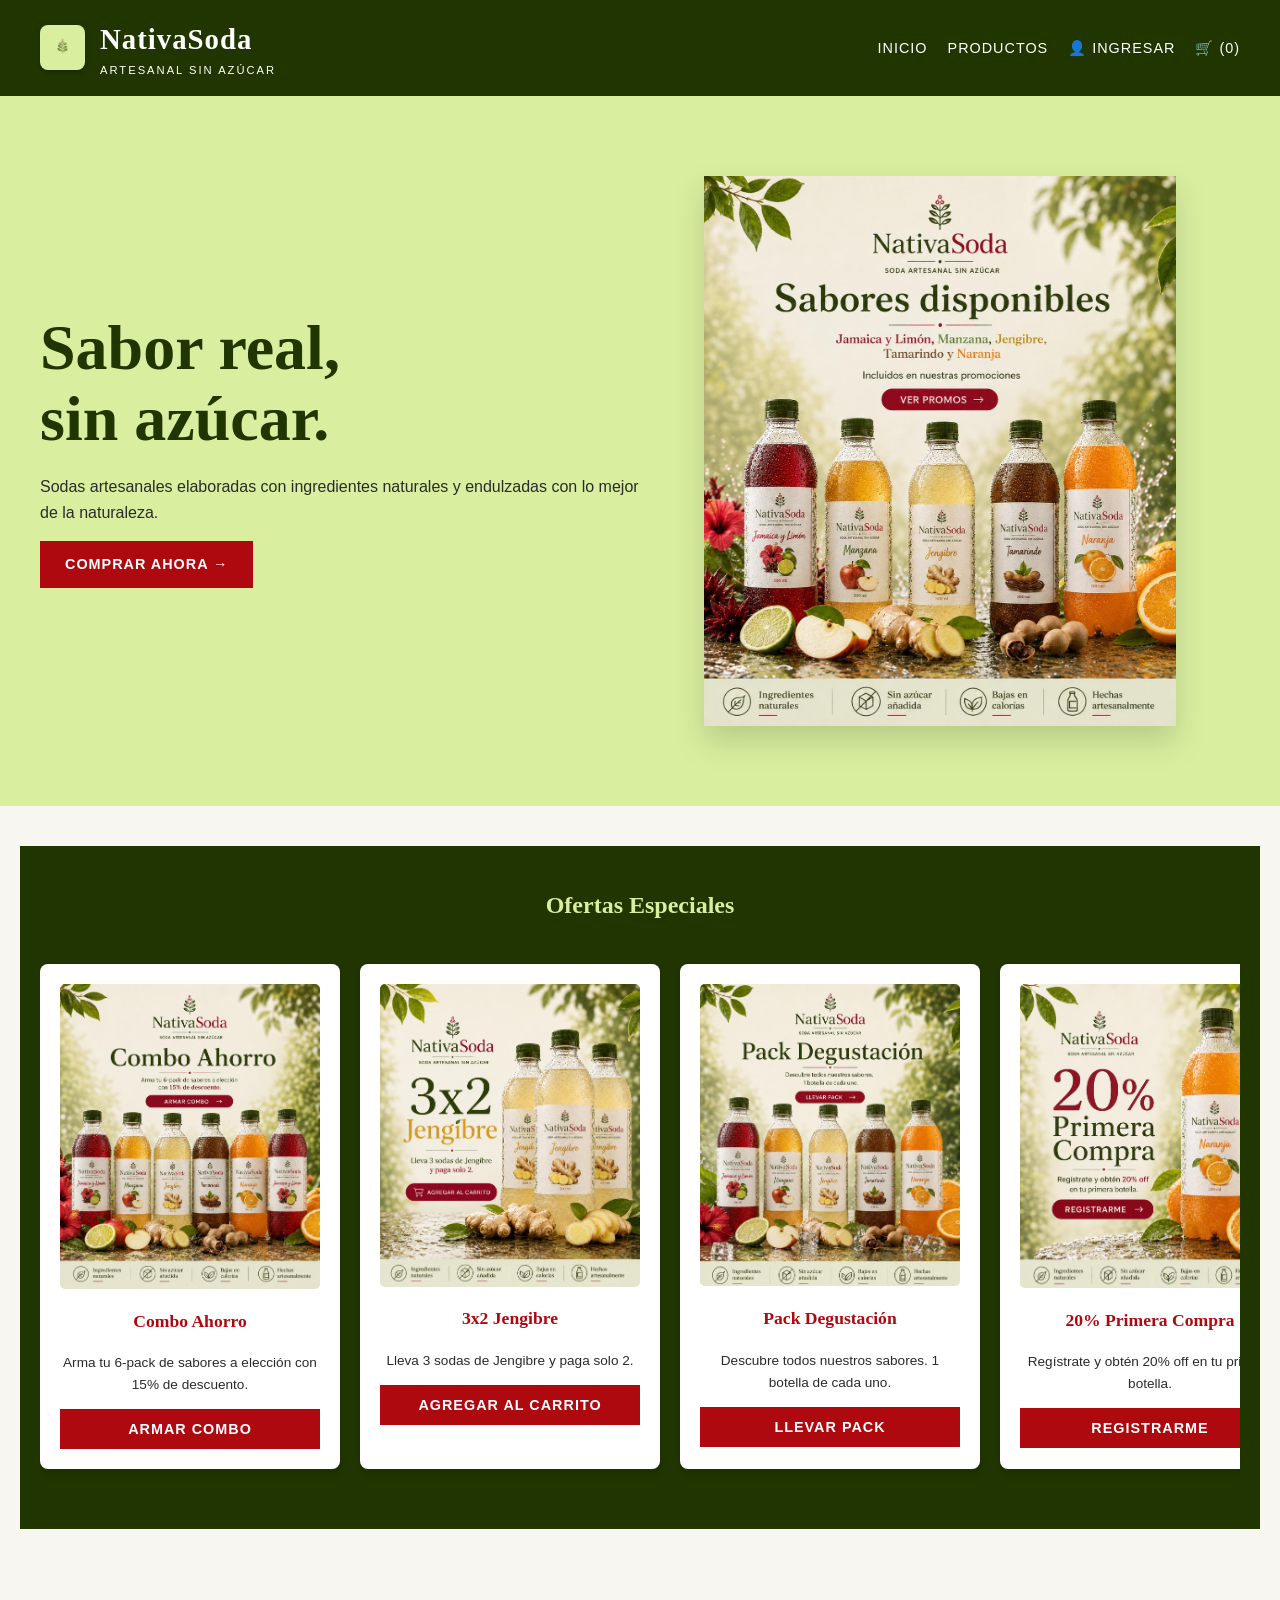
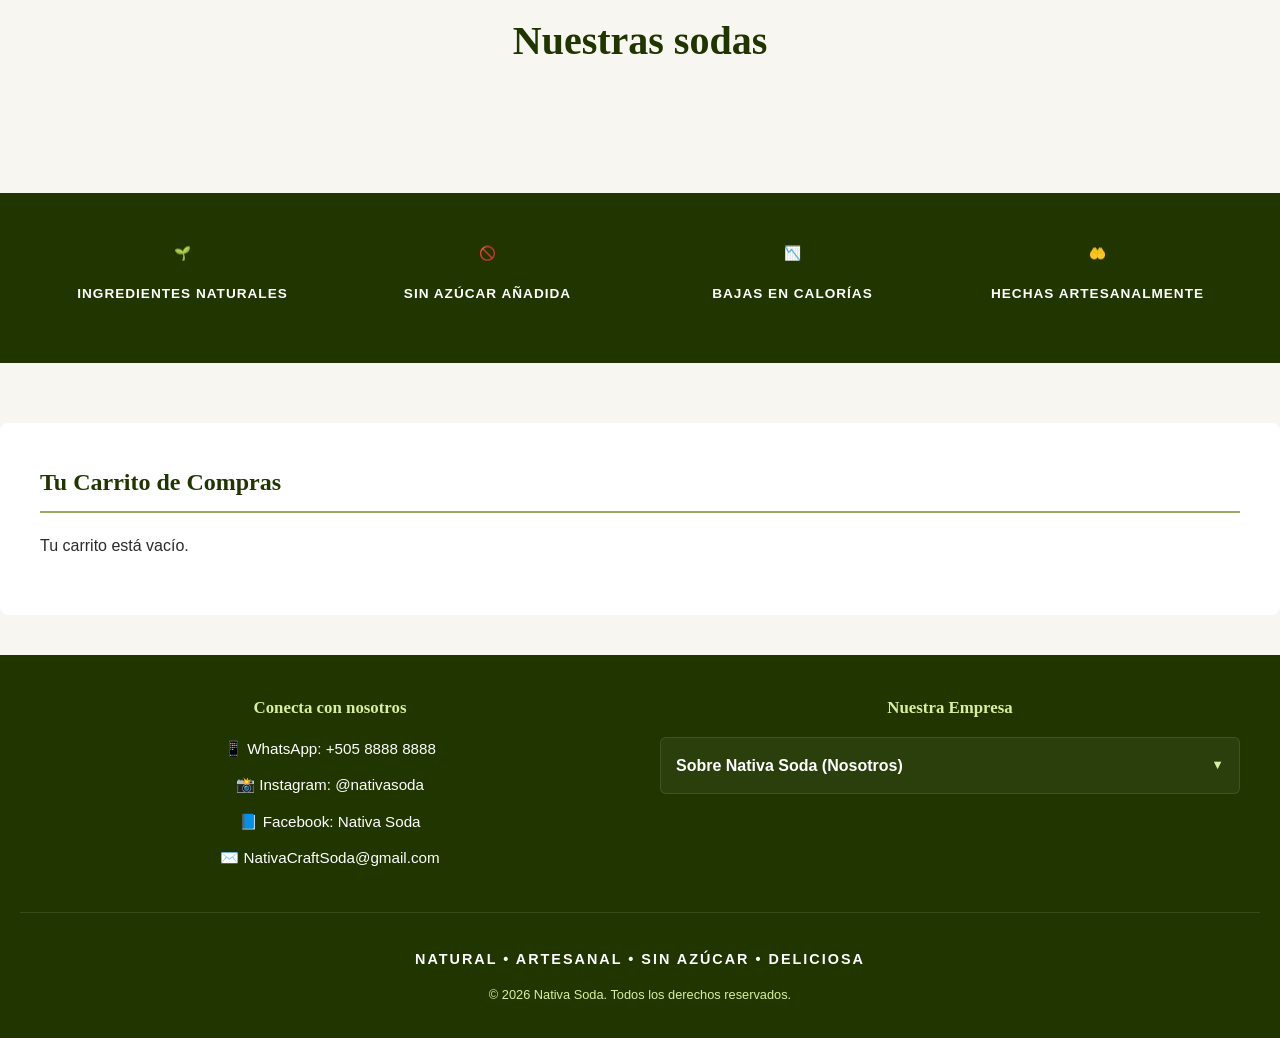
<file: index.html>
<!DOCTYPE html>
<html lang="es">
<head>
    <meta charset="UTF-8">
    <meta name="viewport" content="width=device-width, initial-scale=1.0">
    <title>Nativa Soda - Sabor real, sin azúcar</title>
    <link rel="stylesheet" href="styles.css">
</head>
<body>

    <header>
        <nav>
            <div class="logo-container">
                <img src="img/Logo.png" alt="Logo Nativa" class="logo-box">
                
                <div class="logo">
                    NativaSoda
                    <span class="logo-sub">ARTESANAL SIN AZÚCAR</span>
                </div>
            </div>
            <ul class="nav-links">
                <li><a href="#inicio" onclick="mostrarVista('cliente')">Inicio</a></li>
                <li><a href="#productos" onclick="mostrarVista('cliente')">Productos</a></li>
                <li id="nav-mis-pedidos" style="display: none;"><a href="#" onclick="abrirModalMisPedidos()">📦 Mis Pedidos</a></li>
                <li id="nav-login"><a href="#" onclick="abrirModalLogin()">👤 Ingresar</a></li>
                <li id="nav-logout" style="display: none;"><a href="#" onclick="cerrarSesion()">Salir</a></li>
                <li><a href="#carrito-seccion">🛒 (<span id="contador-carrito">0</span>)</a></li>
            </ul>
        </nav>
    </header>

    <div id="vista-cliente">
        
        <section id="inicio" class="hero">
            <div class="hero-content">
                <div class="hero-text">
                    <h1>Sabor real,<br>sin azúcar.</h1>
                    <p>Sodas artesanales elaboradas con ingredientes naturales y endulzadas con lo mejor de la naturaleza.</p>
                    <a href="#productos" class="btn">Comprar Ahora →</a>
                </div>
                <div class="hero-image">
                    <img src="img/ImagenPrincipal.jpeg" alt="Botella Nativa Soda Frutos Rojos">
                </div>
                </div>
            </div>
        </section>

            <section id="promociones" style="background: var(--verde-oscuro); color: var(--blanco); text-align: center;">
            <h2 style="color: var(--verde-claro); border-bottom: none;">Ofertas Especiales</h2>
            <div class="carrusel-ofertas">
                <div class="oferta-card">
                    <img src="img/comboahorro.jpeg" alt="Combo Ahorro">
                    <h3>Combo Ahorro</h3>
                    <p>Arma tu 6-pack de sabores a elección con 15% de descuento.</p>
                    <button class="btn" style="width: 100%;" onclick="abrirModalCombo()">Armar Combo</button>
                </div>
                <div class="oferta-card">
                    <img src="img/3X2.jpeg" alt="3x2 Jengibre">
                    <h3>3x2 Jengibre</h3>
                    <p>Lleva 3 sodas de Jengibre y paga solo 2.</p>
                    <button class="btn" style="width: 100%;" onclick="aplicarOfertaRapida('jengibre')">Agregar al Carrito</button>
                </div>
                <div class="oferta-card">
                    <img src="img/Degustacion.jpeg" alt="Pack Degustación">
                    <h3>Pack Degustación</h3>
                    <p>Descubre todos nuestros sabores. 1 botella de cada uno.</p>
                    <button class="btn" style="width: 100%;" onclick="aplicarOfertaRapida('degustacion')">Llevar Pack</button>
                </div>
                <div class="oferta-card">
                    <img src="img/Primeracompragratis.jpeg" alt="Primera Compra">
                    <h3>20% Primera Compra</h3>
                    <p>Regístrate y obtén 20% off en tu primera botella.</p>
                    <button class="btn" style="width: 100%;" onclick="abrirModalLogin()">Registrarme</button>
                </div>
                <div class="oferta-card">
                    <img src="img/comprador frecuente.jpeg" alt="Fidelidad">
                    <h3>Comprador Frecuente</h3>
                    <p>Compra 8 botellas y obtén 10% de descuento en tu próximo pedido.</p>
                </div>
                <div class="oferta-card">
                    <img src="img/enviogratis.jpeg" alt="Envio Gratis">
                    <h3>Envío Gratis</h3>
                    <p>Garantizado en la compra de 10 botellas o más.</p>
                </div>
            </div>
        </section>

        <section id="productos">
            <h2 class="section-title">Nuestras sodas</h2>
            <div id="contenedor-productos" class="grid-container"></div>
        </section>

        <div class="features-banner">
            <div class="features-grid">
                <div>
                    <h4 style="color: var(--verde-claro);">🌱</h4>
                    <h4>Ingredientes Naturales</h4>
                </div>
                <div>
                    <h4 style="color: var(--verde-claro);">🚫</h4>
                    <h4>Sin Azúcar Añadida</h4>
                </div>
                <div>
                    <h4 style="color: var(--verde-claro);">📉</h4>
                    <h4>Bajas en Calorías</h4>
                </div>
                <div>
                    <h4 style="color: var(--verde-claro);">🤲</h4>
                    <h4>Hechas Artesanalmente</h4>
                </div>
            </div>
        </div>

        <section id="carrito-seccion" style="background: var(--blanco); margin-top: 60px; padding: 40px; border-radius: 8px;">
            <h2 style="border-bottom: 2px solid var(--verde-suave); padding-bottom: 10px;">Tu Carrito de Compras</h2>
            <div id="contenedor-carrito"><p>Tu carrito está vacío.</p></div>
            <div class="resumen-pago" id="resumen-pago" style="display: none; margin-top: 20px;">
                <h3 style="color: var(--rojo-intenso);">Total: C$ <span id="total-carrito">0.00</span></h3>
                <button class="btn" style="width: 100%; margin-top: 15px;" onclick="intentarPagar()">Finalizar Compra Segura</button>
            </div>
        </section>
    </div>



<div id="modal-login" class="modal">
        <div class="modal-content" style="max-width: 350px; padding: 30px;">
            <span class="close" onclick="cerrarModalLogin()">&times;</span>
            
            <div style="display: flex; margin-bottom: 20px; border-bottom: 2px solid #eee;">
                <button id="btn-tab-login" onclick="cambiarTabLogin('login')" style="flex: 1; padding: 10px; background: none; border: none; font-weight: bold; color: var(--verde-oscuro); border-bottom: 3px solid var(--verde-oscuro); cursor: pointer; transition: 0.3s;">Entrar</button>
                <button id="btn-tab-registro" onclick="cambiarTabLogin('registro')" style="flex: 1; padding: 10px; background: none; border: none; font-weight: normal; color: #999; border-bottom: 3px solid transparent; cursor: pointer; transition: 0.3s;">Crear Cuenta</button>
            </div>

            <div id="form-login-seccion">
                <h2 style="color: var(--verde-oscuro); margin-top: 0;">¡Hola de nuevo!</h2>
                <input type="text" id="login-user" placeholder="Usuario" style="width: 100%; padding: 10px; margin: 8px 0; border: 1px solid #ccc; box-sizing: border-box; border-radius: 4px;">
                <input type="password" id="login-pass" placeholder="Contraseña" style="width: 100%; padding: 10px; margin: 8px 0; border: 1px solid #ccc; box-sizing: border-box; border-radius: 4px;">
                <button class="btn" style="width: 100%; margin-top: 15px;" onclick="procesarSoloLogin()">Iniciar Sesión</button>
            </div>

            <div id="form-registro-seccion" style="display: none;">
                <h2 style="color: var(--verde-oscuro); margin-top: 0;">Únete a Nativa</h2>
                <p style="font-size: 0.85rem; color: #666; margin-bottom: 15px;">Obtén un <strong>20% de descuento</strong> automático en tu primera botella al registrarte hoy.</p>
                <input type="text" id="reg-user" placeholder="Elige un nombre de usuario" style="width: 100%; padding: 10px; margin: 8px 0; border: 1px solid #ccc; box-sizing: border-box; border-radius: 4px;">
                <input type="password" id="reg-pass" placeholder="Crea una contraseña" style="width: 100%; padding: 10px; margin: 8px 0; border: 1px solid #ccc; box-sizing: border-box; border-radius: 4px;">
                <button class="btn" style="width: 100%; margin-top: 15px; background-color: var(--verde-suave);" onclick="procesarSoloRegistro()">Registrarme y Ganar 20%</button>
            </div>
        </div>
    </div>

    <div id="modal-combo" class="modal">
        <div class="modal-content" style="max-width: 500px;">
            <span class="close" onclick="document.getElementById('modal-combo').style.display='none'">&times;</span>
            <h2 style="color: var(--verde-oscuro);">Arma tu Combo (6 Botellas)</h2>
            <p>Selecciona los sabores. Llevas: <strong id="combo-contador">0</strong>/6</p>
            <div id="contenedor-opciones-combo" style="text-align: left; margin-bottom: 20px;"></div>
            <button class="btn" id="btn-guardar-combo" style="width: 100%; background-color: #ccc;" disabled onclick="agregarComboAlCarrito()">Añadir Combo al Carrito (-15%)</button>
        </div>
    </div>

    <!-- MODAL DE EDICIÓN DE PRODUCTO -->
    <div id="modal-editar" class="modal">
        <div class="modal-content">
            <span class="close" onclick="cerrarModalEditar()">&times;</span>
            <h2 style="color: var(--verde-oscuro);">Editar Producto</h2>
            <form id="form-editar-producto" onsubmit="guardarEdicion(event)">
            <input type="hidden" id="edit-id">
            <input type="text" id="edit-nombre" placeholder="Nombre de la soda" required style="width: 100%; padding: 10px; margin-bottom: 10px;">
            
            <!-- NUEVO: Botón para editar imagen -->
            <label style="font-size: 0.8rem; color: var(--verde-oscuro);">Cambiar imagen (opcional):</label>
            <input type="file" id="edit-img" accept="image/*" style="width: 100%; margin-bottom: 10px;">
            
            <input type="number" id="edit-precio" placeholder="Precio (C$)" required style="width: 100%; padding: 10px; margin-bottom: 10px;">
            <input type="number" id="edit-stock" placeholder="Cantidad en stock" required style="width: 100%; padding: 10px; margin-bottom: 10px;">
            <input type="text" id="edit-desc" placeholder="Descripción breve" required style="width: 100%; padding: 10px; margin-bottom: 10px;">
            
            <button type="submit" class="btn" style="width: 100%;">Actualizar Producto</button>
        </form>
        </div>
    </div>

    <div id="modal-mis-pedidos" class="modal">
        <div class="modal-content" style="max-width: 600px; text-align: left; padding: 30px;">
            <span class="close" onclick="document.getElementById('modal-mis-pedidos').style.display='none'">&times;</span>
            <h2 style="color: var(--verde-oscuro); text-align: center; border-bottom: 2px solid var(--verde-claro); padding-bottom: 10px;">Mi Historial de Compras</h2>
            
            <div id="contenedor-mis-pedidos" style="max-height: 400px; overflow-y: auto; margin-top: 20px;">
                </div>
        </div>
    </div>
<footer>
        <div class="footer-container">
            
            <div class="footer-section">
                <h3 style="color: var(--verde-claro); margin-bottom: 15px;">Conecta con nosotros</h3>
                <div class="social-links">
                    <a href="#" target="_blank">📱 WhatsApp: +505 8888 8888</a>
                    <a href="#" target="_blank">📸 Instagram: @nativasoda</a>
                    <a href="#" target="_blank">📘 Facebook: Nativa Soda</a>
                    <a href="mailto:nativacraftsoda@gmail.com">✉️ NativaCraftSoda@gmail.com</a>
                </div>
            </div>

            <div class="footer-section">
                <h3 style="color: var(--verde-claro); margin-bottom: 15px;">Nuestra Empresa</h3>
                
                <details class="footer-accordion">
                    <summary>Sobre Nativa Soda (Nosotros)</summary>
                    <div class="accordion-content">
                        <p><strong>¿Quiénes somos?</strong><br>
                        Somos una iniciativa artesanal nacida en Managua, apasionada por crear bebidas que respeten tu cuerpo y el medio ambiente. Creemos que el sabor auténtico no necesita azúcar añadida ni químicos artificiales.</p>
                        
                        <p><strong>Nuestra Misión</strong><br>
                        Ofrecer una experiencia refrescante y deliciosa mediante sodas 100% naturales, empoderando a nuestros clientes a tomar decisiones más saludables sin sacrificar el placer de una buena bebida.</p>
                        
                        <p><strong>Nuestra Visión</strong><br>
                        Convertirnos en la marca líder de bebidas artesanales y saludables en el mercado local, demostrando que es posible equilibrar el sabor premium con el bienestar integral.</p>
                    </div>
                </details>
            </div>
            
        </div>

        <div class="footer-bottom">
            <p style="font-weight: bold; letter-spacing: 2px;">NATURAL • ARTESANAL • SIN AZÚCAR • DELICIOSA</p>
            <p style="font-size: 0.8rem; margin-top: 10px; color: var(--verde-claro);">© 2026 Nativa Soda. Todos los derechos reservados.</p>
        </div>
    </footer>

    <script src="script.js"></script>
</body>
</html>
</file>
<file: styles.css>
/* ==========================================
   PALETA DE COLORES NATIVA SODA
   ========================================== */
:root {
    --verde-oscuro: #203500;
    --verde-suave: #96AC60;
    --verde-claro: #D9EF9F;
    --rojo-intenso: #AE090F;
    --rojo-brillante: #F3161E;
    --rojo-vino: #7A1F22;
    --blanco: #FFFFFF;
    
    /* Colores base para fondos y textos */
    --fondo-crema: #f8f6f0; /* Fondo general similar a la imagen */
    --texto-oscuro: #2b2b2b;
}

body {
    font-family: 'Arial', sans-serif; /* Texto secundario */
    margin: 0;
    padding: 0;
    color: var(--texto-oscuro);
    background-color: var(--fondo-crema);
    line-height: 1.6;
}

/* Tipografía de Títulos (Tipo Serif elegante) */
h1, h2, h3 {
    font-family: 'Georgia', 'Times New Roman', serif;
    color: var(--verde-oscuro);
    margin-top: 0;
}

/* ==========================================
   ENCABEZADO Y NAVEGACIÓN
   ========================================== */
header {
    background-color: var(--verde-oscuro);
    color: var(--blanco);
    padding: 1rem 0;
    position: sticky;
    top: 0;
    z-index: 1000;
}

nav {
    display: flex;
    justify-content: space-between;
    align-items: center;
    max-width: 1200px;
    margin: auto;
    padding: 0 20px;
    flex-wrap: wrap;
}

.logo {
    font-family: 'Georgia', serif;
    font-size: 1.8rem;
    font-weight: bold;
    letter-spacing: 1px;
}
.logo-sub {
    font-family: 'Arial', sans-serif;
    font-size: 0.7rem;
    font-weight: normal;
    letter-spacing: 2px;
    display: block;
}

.nav-links {
    list-style: none;
    padding: 0;
    display: flex;
    gap: 20px;
    align-items: center;
}

.nav-links a {
    color: var(--blanco);
    text-decoration: none;
    font-size: 0.9rem;
    text-transform: uppercase;
    letter-spacing: 1px;
    transition: color 0.3s;
}

.nav-links a:hover {
    color: var(--verde-claro);
}

/* ==========================================
   SECCIONES Y FONDOS
   ========================================== */
section {
    max-width: 1200px;
    margin: 40px auto;
    padding: 40px 20px;
}

.hero {
    background-color: var(--verde-claro);
    border-radius: 0;
    max-width: 100%;
    margin: 0;
    padding: 80px 20px;
    display: flex;
    justify-content: center;
}

.hero-content {
    max-width: 1200px;
    width: 100%;
    display: flex;
    align-items: center;
    justify-content: space-between;
}

.hero-text {
    max-width: 50%;
}

.hero h1 {
    font-size: 4rem;
    line-height: 1.1;
    margin-bottom: 20px;
}

/* ==========================================
   BOTONES PRINCIPALES (CTA)
   ========================================== */
.btn {
    display: inline-block;
    background-color: var(--rojo-intenso);
    color: var(--blanco);
    padding: 12px 25px;
    text-decoration: none;
    font-weight: bold;
    border: none;
    cursor: pointer;
    font-size: 0.9rem;
    letter-spacing: 1px;
    transition: background-color 0.3s;
    text-transform: uppercase;
}

.btn:hover {
    background-color: var(--rojo-brillante);
}

/* ==========================================
   PRODUCTOS (GRID)
   ========================================== */
.section-title {
    text-align: center;
    font-size: 2.5rem;
    margin-bottom: 40px;
}

.grid-container {
    display: grid;
    grid-template-columns: repeat(auto-fit, minmax(220px, 1fr));
    gap: 30px;
}

.card {
    background: var(--blanco);
    padding: 20px;
    text-align: center;
    position: relative;
    box-shadow: 0 4px 10px rgba(0,0,0,0.05);
    border-radius: 8px;
    transition: transform 0.3s;
}

.card:hover {
    transform: translateY(-5px);
}

.card h3 {
    font-size: 1.2rem;
    margin: 15px 0 5px 0;
}

.card p {
    font-size: 0.9rem;
    color: #666;
    margin-bottom: 15px;
}

.stock-badge {
    position: absolute;
    top: 15px;
    right: 15px;
    background: var(--verde-suave);
    color: var(--blanco);
    padding: 5px 10px;
    font-size: 0.8rem;
    font-weight: bold;
    border-radius: 20px;
}
.stock-bajo { background: var(--rojo-vino); }

/* ==========================================
   BANNER DE CARACTERÍSTICAS
   ========================================== */
.features-banner {
    background-color: var(--verde-oscuro);
    color: var(--blanco);
    padding: 40px 20px;
    margin: 0;
    max-width: 100%;
}

.features-grid {
    max-width: 1200px;
    margin: auto;
    display: grid;
    grid-template-columns: repeat(auto-fit, minmax(200px, 1fr));
    text-align: center;
    gap: 20px;
}

.features-grid h4 {
    font-family: 'Arial', sans-serif;
    text-transform: uppercase;
    font-size: 0.85rem;
    letter-spacing: 1px;
    margin-top: 10px;
}

/* ==========================================
   CARRITO Y ADMIN (ESTRUCTURA MANTENIDA)
   ========================================== */
.item-carrito { display: flex; justify-content: space-between; align-items: center; border-bottom: 1px solid #ddd; padding: 10px 0; }
.btn-eliminar { background-color: var(--rojo-vino); color: white; border: none; padding: 5px 10px; cursor: pointer; }
.admin-grid { display: grid; grid-template-columns: 1fr 1fr; gap: 20px; }
.admin-card { background: var(--blanco); padding: 20px; border-radius: 8px; box-shadow: 0 2px 5px rgba(0,0,0,0.05); }
.admin-card input { width: 100%; padding: 10px; margin-bottom: 10px; border: 1px solid #ccc; box-sizing: border-box;}
.pedido-item { background: var(--fondo-crema); padding: 10px; border-left: 4px solid var(--verde-suave); margin-bottom: 10px; }
.modal { display: none; position: fixed; z-index: 2000; left: 0; top: 0; width: 100%; height: 100%; background-color: rgba(32,53,0,0.8); }
.modal-content { background-color: var(--blanco); margin: 10% auto; padding: 40px; width: 90%; max-width: 400px; text-align: center; }
.close { color: var(--rojo-vino); float: right; font-size: 28px; cursor: pointer; }

footer {
    background-color: var(--verde-oscuro);
    color: var(--blanco);
    text-align: center;
    padding: 30px 0;
    font-size: 0.9rem;
}


/* ==========================================
   CARRUSEL DE OFERTAS
   ========================================== */
.carrusel-ofertas {
    display: flex;
    overflow-x: auto;
    gap: 20px;
    padding: 20px 0;
    scroll-snap-type: x mandatory;
}

.carrusel-ofertas::-webkit-scrollbar {
    height: 8px;
}
.carrusel-ofertas::-webkit-scrollbar-track {
    background: var(--verde-oscuro); 
}
.carrusel-ofertas::-webkit-scrollbar-thumb {
    background: var(--verde-claro); 
    border-radius: 4px;
}

.oferta-card {
    min-width: 260px;
    background: var(--blanco);
    color: var(--texto-oscuro);
    padding: 20px;
    border-radius: 8px;
    scroll-snap-align: start;
    box-shadow: 0 4px 6px rgba(0,0,0,0.1);
}
.oferta-card img {
    width: 100%;
    border-radius: 5px;
    margin-bottom: 10px;
}
.oferta-card h3 { color: var(--rojo-intenso); font-size: 1.1rem; }
.oferta-card p { font-size: 0.85rem; }


.logo-container {
    display: flex;
    align-items: center;
    gap: 15px; /
}


.logo-box {
    width: 45px;
    height: 45px;
    background-color: var(--verde-claro); 
    border-radius: 8px;
    object-fit: contain; 
    box-shadow: 0 2px 5px rgba(0,0,0,0.2);
}


.hero-image {
    flex: 1;
    display: flex;
    justify-content: center;
    align-items: center;
}


.hero-image img {
    max-width: 100%;
    height: auto;
    max-height: 550px;
    object-fit: contain;
    filter: drop-shadow(0px 15px 15px rgba(0,0,0,0.15));
}


/* ==========================================
   FOOTER Y REDES SOCIALES
   ========================================== */
footer {
    background-color: var(--verde-oscuro);
    color: var(--blanco);
    padding: 40px 20px 20px 20px;
    font-size: 0.9rem;
    margin-top: 40px;
}

.footer-container {
    max-width: 1200px;
    margin: 0 auto;
    display: flex;
    flex-wrap: wrap; /* Permite que colapse en celulares */
    gap: 40px;
    justify-content: space-between;
}

.footer-section {
    flex: 1;
    min-width: 280px; /* Evita que las columnas sean muy delgadas en pantallas pequeñas */
}

/* Estilos de los enlaces de contacto */
.social-links a {
    display: block;
    color: var(--blanco);
    text-decoration: none;
    margin-bottom: 12px;
    font-size: 0.95rem;
    transition: color 0.3s, transform 0.3s;
}

.social-links a:hover {
    color: var(--verde-claro);
    transform: translateX(5px); /* Pequeño efecto de movimiento al pasar el mouse */
}

/* Acordeón de Nosotros */
.footer-accordion {
    background: rgba(255, 255, 255, 0.05);
    border: 1px solid rgba(255, 255, 255, 0.1);
    border-radius: 6px;
    padding: 15px;
    transition: background 0.3s;
}

.footer-accordion:hover {
    background: rgba(255, 255, 255, 0.1);
}

.footer-accordion summary {
    cursor: pointer;
    font-weight: bold;
    font-size: 1rem;
    outline: none;
    list-style: none;
    display: flex;
    justify-content: space-between;
    align-items: center;
}

/* Oculta la flecha por defecto del navegador y le pone una personalizada */
.footer-accordion summary::-webkit-details-marker {
    display: none;
}
.footer-accordion summary::after {
    content: '▼';
    font-size: 0.8rem;
    color: var(--verde-claro);
}
.footer-accordion[open] summary::after {
    content: '▲';
}

.accordion-content {
    margin-top: 15px;
    border-top: 1px solid rgba(255, 255, 255, 0.1);
    padding-top: 15px;
    line-height: 1.6;
    color: #e0e0e0;
}

.accordion-content p {
    margin-bottom: 15px;
}

.footer-bottom {
    text-align: center;
    border-top: 1px solid rgba(255, 255, 255, 0.1);
    padding-top: 20px;
    margin-top: 30px;
}
</file>
